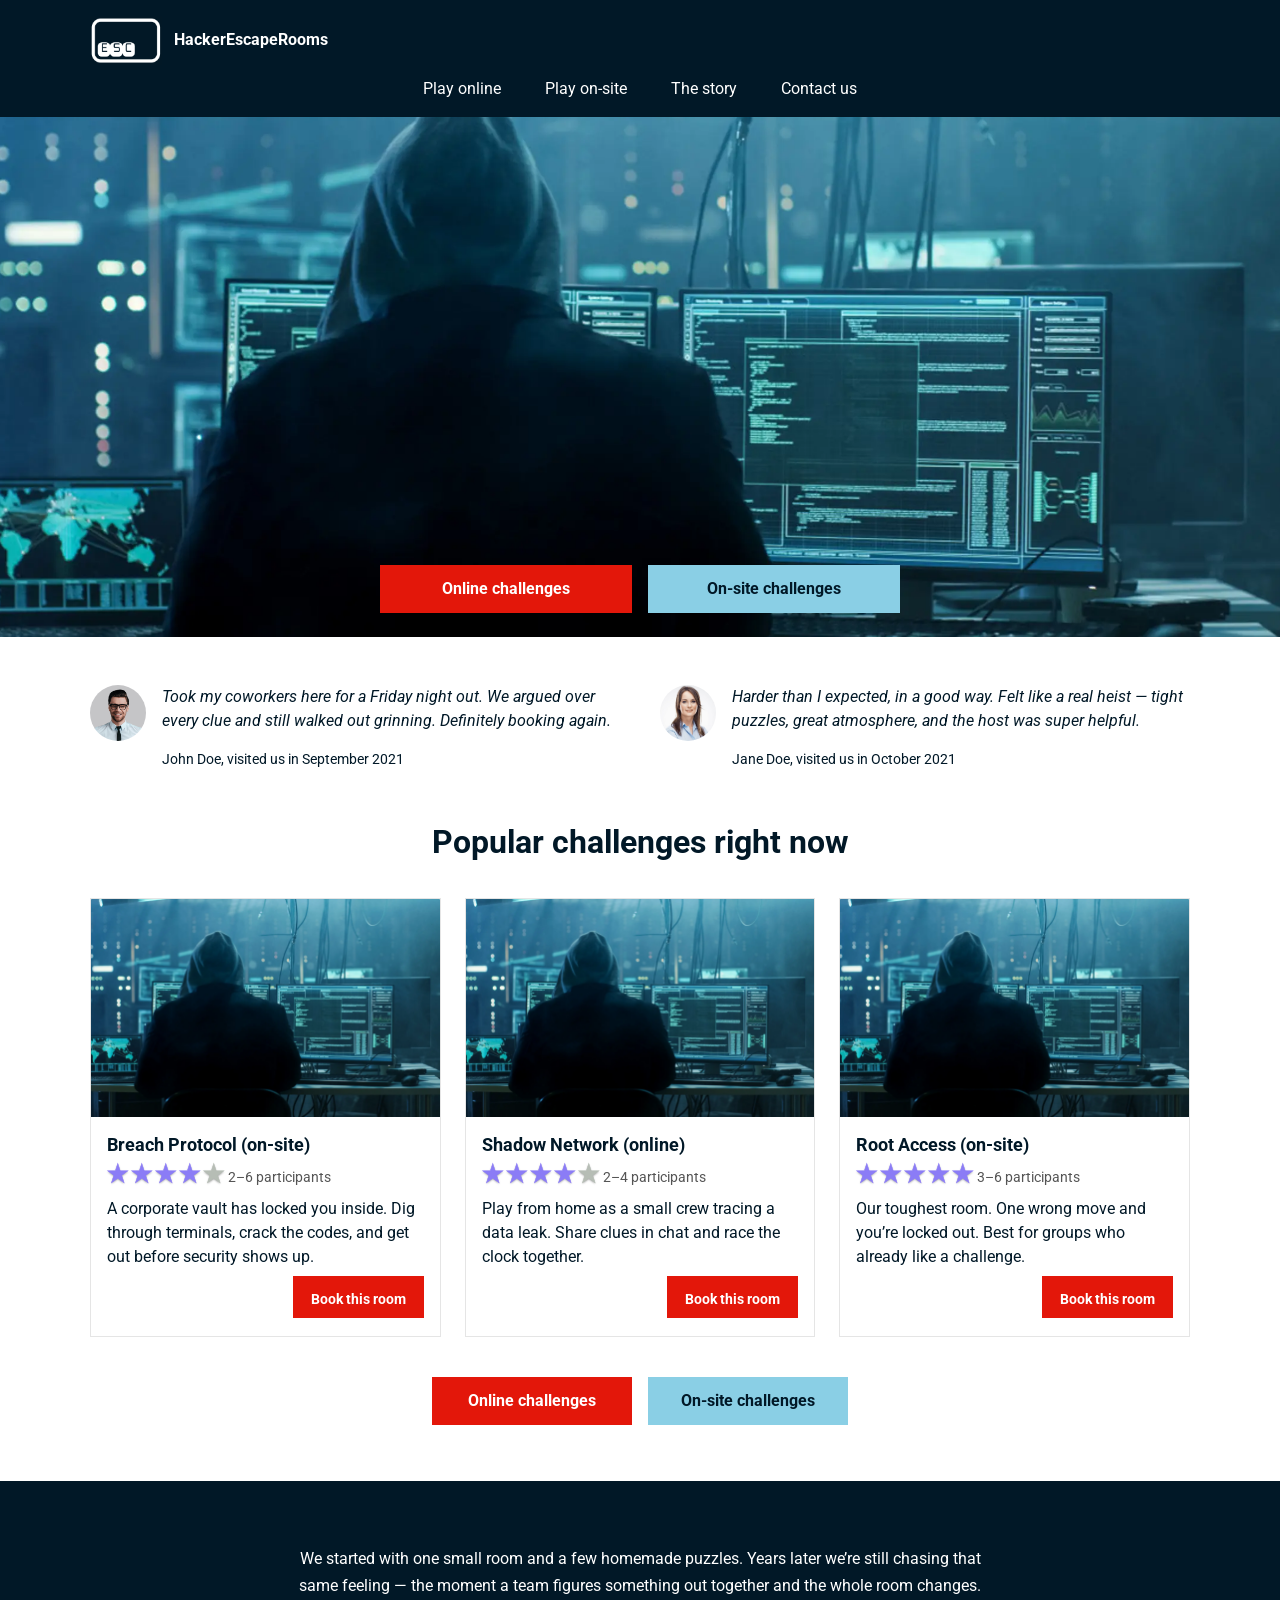
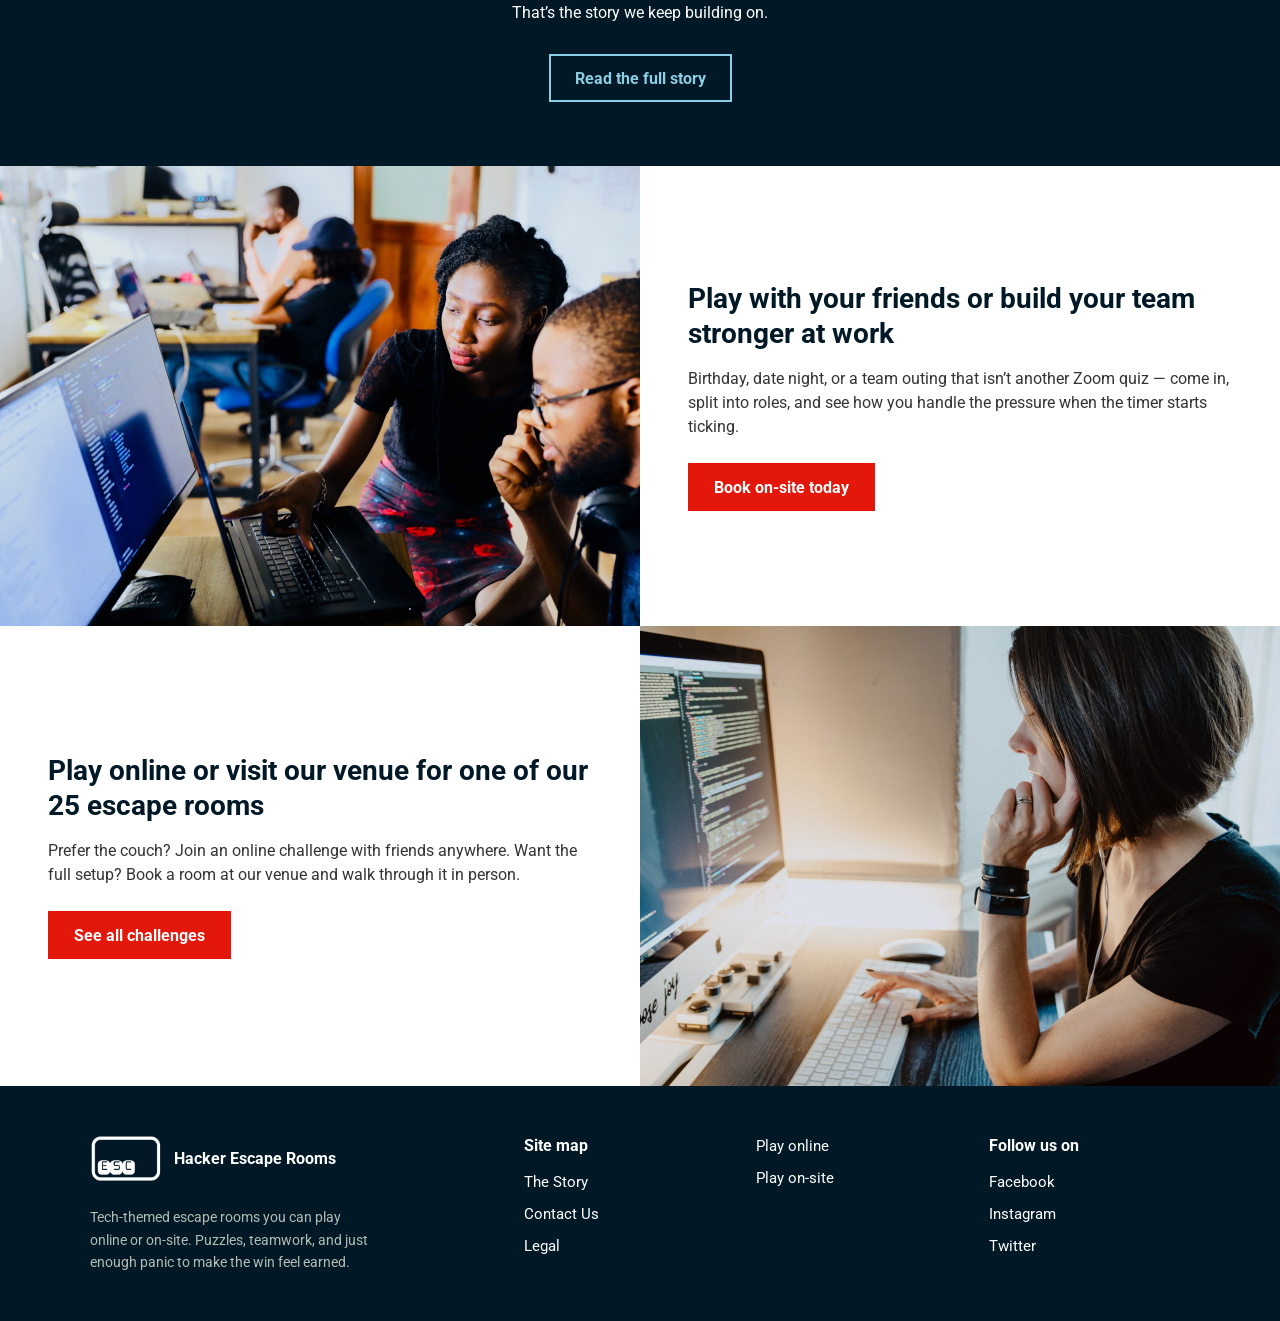
<file: index.html>
<!DOCTYPE html>
<html lang="en">
  <head>
    <meta charset="UTF-8" />
    <meta name="viewport" content="width=device-width, initial-scale=1.0" />
    <title>Hacker Escape Rooms</title>
    <!-- Roboto from the brand guide -->
    <link rel="preconnect" href="https://fonts.googleapis.com" />
    <link rel="preconnect" href="https://fonts.gstatic.com" crossorigin />
    <link
      href="https://fonts.googleapis.com/css2?family=Roboto:ital,wght@0,400;0,700;1,400&display=swap"
      rel="stylesheet"
    />
    <link rel="stylesheet" href="style.css" />
  </head>
  <body>
    <!-- top bar: logo + nav -->
    <header class="site-header">
      <div class="container header-inner">
        <a class="brand" href="#top" aria-label="Hacker Escape Rooms home">
          <img class="logo" src="assets/logo.png" alt="" width="72" height="40" />
          <!-- line breaks only show on small screens -->
          <span class="brand-name">Hacker<br class="brand-break" />Escape<br class="brand-break" />Rooms</span>
        </a>

        <button
          class="nav-toggle"
          type="button"
          aria-expanded="false"
          aria-controls="primary-nav"
          aria-label="Open menu"
        >
          <span class="nav-toggle-bar" aria-hidden="true"></span>
          <span class="nav-toggle-bar" aria-hidden="true"></span>
          <span class="nav-toggle-bar" aria-hidden="true"></span>
        </button>

        <nav id="primary-nav" class="primary-nav" aria-label="Primary">
          <ul>
            <li><a href="#play-online">Play online</a></li>
            <li><a href="#play-onsite">Play on-site</a></li>
            <li><a href="#story">The story</a></li>
            <li><a href="#contact">Contact us</a></li>
          </ul>
        </nav>
      </div>
    </header>

    <main id="top">
      <!-- big hero image + the two challenge buttons -->
      <section class="hero" aria-label="Featured">
        <img
          class="hero-media"
          src="assets/home-Image.png"
          alt="Person in a hoodie working at multiple monitors in a dimly lit room"
          width="1600"
          height="700"
        />
        <div class="hero-actions cta-pair">
          <a class="btn btn-primary cta-online" href="#play-online">Online challenges</a>
          <a class="btn btn-secondary cta-onsite" href="#play-onsite">On-site challenges</a>
        </div>
      </section>

      <!-- reviews from people who played -->
      <section class="testimonials" aria-label="Testimonials">
        <div class="container testimonials-grid">
          <figure class="testimonial">
            <img
              class="testimonial-avatar"
              src="assets/John-Doe.jpg"
              alt="Portrait of John Doe"
              width="56"
              height="56"
            />
            <blockquote>
              <p>
                Took my coworkers here for a Friday night out. We argued over every
                clue and still walked out grinning. Definitely booking again.
              </p>
            </blockquote>
            <figcaption>John Doe, visited us in September 2021</figcaption>
          </figure>

          <figure class="testimonial">
            <img
              class="testimonial-avatar"
              src="assets/Jane-Doe.jpg"
              alt="Portrait of Jane Doe"
              width="56"
              height="56"
            />
            <blockquote>
              <p>
                Harder than I expected, in a good way. Felt like a real heist —
                tight puzzles, great atmosphere, and the host was super helpful.
              </p>
            </blockquote>
            <figcaption>Jane Doe, visited us in October 2021</figcaption>
          </figure>
        </div>
      </section>

      <!-- room cards -->
      <section class="challenges" id="play-online" aria-labelledby="challenges-heading">
        <div class="container">
          <h2 id="challenges-heading">Popular challenges right now</h2>

          <ul class="challenge-grid">
            <li class="challenge-card">
              <img
                class="challenge-media"
                src="assets/challanges.png"
                alt=""
                width="640"
                height="400"
              />
              <div class="challenge-body">
                <h3>Breach Protocol (on-site)</h3>
                <div class="challenge-meta">
                  <span class="stars" aria-label="4 out of 5 stars">
                    <span class="star star-filled" aria-hidden="true">★</span>
                    <span class="star star-filled" aria-hidden="true">★</span>
                    <span class="star star-filled" aria-hidden="true">★</span>
                    <span class="star star-filled" aria-hidden="true">★</span>
                    <span class="star" aria-hidden="true">★</span>
                  </span>
                  <span class="participants">2–6 participants</span>
                </div>
                <p>
                  A corporate vault has locked you inside. Dig through terminals,
                  crack the codes, and get out before security shows up.
                </p>
                <a class="btn btn-primary btn-small" href="#contact">Book this room</a>
              </div>
            </li>

            <li class="challenge-card">
              <img
                class="challenge-media"
                src="assets/challanges.png"
                alt=""
                width="640"
                height="400"
              />
              <div class="challenge-body">
                <h3>Shadow Network (online)</h3>
                <div class="challenge-meta">
                  <span class="stars" aria-label="4 out of 5 stars">
                    <span class="star star-filled" aria-hidden="true">★</span>
                    <span class="star star-filled" aria-hidden="true">★</span>
                    <span class="star star-filled" aria-hidden="true">★</span>
                    <span class="star star-filled" aria-hidden="true">★</span>
                    <span class="star" aria-hidden="true">★</span>
                  </span>
                  <span class="participants">2–4 participants</span>
                </div>
                <p>
                  Play from home as a small crew tracing a data leak. Share clues
                  in chat and race the clock together.
                </p>
                <a class="btn btn-primary btn-small" href="#contact">Book this room</a>
              </div>
            </li>

            <li class="challenge-card">
              <img
                class="challenge-media"
                src="assets/challanges.png"
                alt=""
                width="640"
                height="400"
              />
              <div class="challenge-body">
                <h3>Root Access (on-site)</h3>
                <div class="challenge-meta">
                  <span class="stars" aria-label="5 out of 5 stars">
                    <span class="star star-filled" aria-hidden="true">★</span>
                    <span class="star star-filled" aria-hidden="true">★</span>
                    <span class="star star-filled" aria-hidden="true">★</span>
                    <span class="star star-filled" aria-hidden="true">★</span>
                    <span class="star star-filled" aria-hidden="true">★</span>
                  </span>
                  <span class="participants">3–6 participants</span>
                </div>
                <p>
                  Our toughest room. One wrong move and you’re locked out. Best
                  for groups who already like a challenge.
                </p>
                <a class="btn btn-primary btn-small" href="#contact">Book this room</a>
              </div>
            </li>
          </ul>

          <!-- same two buttons again under the cards -->
          <div class="challenges-actions cta-pair" id="play-onsite">
            <a class="btn btn-primary cta-online" href="#play-online">Online challenges</a>
            <a class="btn btn-secondary cta-onsite" href="#play-onsite">On-site challenges</a>
          </div>
        </div>
      </section>

      <!-- short about section -->
      <section class="story" id="story" aria-labelledby="story-heading">
        <div class="container story-inner">
          <h2 id="story-heading" class="visually-hidden">The story</h2>
          <p>
            We started with one small room and a few homemade puzzles. Years
            later we’re still chasing that same feeling — the moment a team
            figures something out together and the whole room changes. That’s
            the story we keep building on.
          </p>
          <a class="btn btn-outline" href="#story">Read the full story</a>
        </div>
      </section>

      <!-- image + text blocks (friends / online) -->
      <section class="feature-blocks" aria-label="Ways to play">
        <article class="feature feature--image-left">
          <img
            class="feature-media"
            src="assets/play-with-friends.png"
            alt="Two colleagues collaborating at a computer in an office"
            width="800"
            height="560"
          />
          <div class="feature-content">
            <h2>Play with your friends or build your team stronger at work</h2>
            <p>
              Birthday, date night, or a team outing that isn’t another Zoom
              quiz — come in, split into roles, and see how you handle the
              pressure when the timer starts ticking.
            </p>
            <a class="btn btn-primary" href="#play-onsite">Book on-site today</a>
          </div>
        </article>

        <article class="feature feature--image-right">
          <div class="feature-content">
            <h2>Play online or visit our venue for one of our 25 escape rooms</h2>
            <p>
              Prefer the couch? Join an online challenge with friends anywhere.
              Want the full setup? Book a room at our venue and walk through it
              in person.
            </p>
            <a class="btn btn-primary" href="all-challenges.html">See all challenges</a>
          </div>
          <img
            class="feature-media"
            src="assets/play-online.png"
            alt="Person working at a computer with code on the screen"
            width="800"
            height="560"
          />
        </article>
      </section>
    </main>

    <!-- footer links -->
    <footer class="site-footer" id="contact">
      <div class="container footer-grid">
        <div class="footer-brand">
          <a class="brand" href="#top" aria-label="Hacker Escape Rooms home">
            <img class="logo" src="assets/logo.png" alt="" width="72" height="40" />
            <span class="brand-name">Hacker Escape Rooms</span>
          </a>
          <p>
            Tech-themed escape rooms you can play online or on-site. Puzzles,
            teamwork, and just enough panic to make the win feel earned.
          </p>
        </div>

        <nav class="footer-nav" aria-label="Sitemap">
          <h2>Site map</h2>
          <ul>
            <li><a href="#story">The Story</a></li>
            <li><a href="#contact">Contact Us</a></li>
            <li><a href="#legal">Legal</a></li>
          </ul>
        </nav>

        <nav class="footer-nav" aria-label="Play options">
          <h2 class="visually-hidden">Play options</h2>
          <ul>
            <li><a href="#play-online">Play online</a></li>
            <li><a href="#play-onsite">Play on-site</a></li>
          </ul>
        </nav>

        <nav class="footer-nav" aria-label="Social media" id="legal">
          <h2>Follow us on</h2>
          <ul>
            <li><a href="#" rel="noopener noreferrer">Facebook</a></li>
            <li><a href="#" rel="noopener noreferrer">Instagram</a></li>
            <li><a href="#" rel="noopener noreferrer">Twitter</a></li>
          </ul>
        </nav>
      </div>
    </footer>

    <script src="script.js"></script>
    <script src="challenges.js"></script>
    <script src="challenge-card.js"></script>
    <script src="top-challenges.js"></script>
    <script src="contact-details.js"></script>
    <script src="booking.js"></script>
  </body>
</html>
</file>
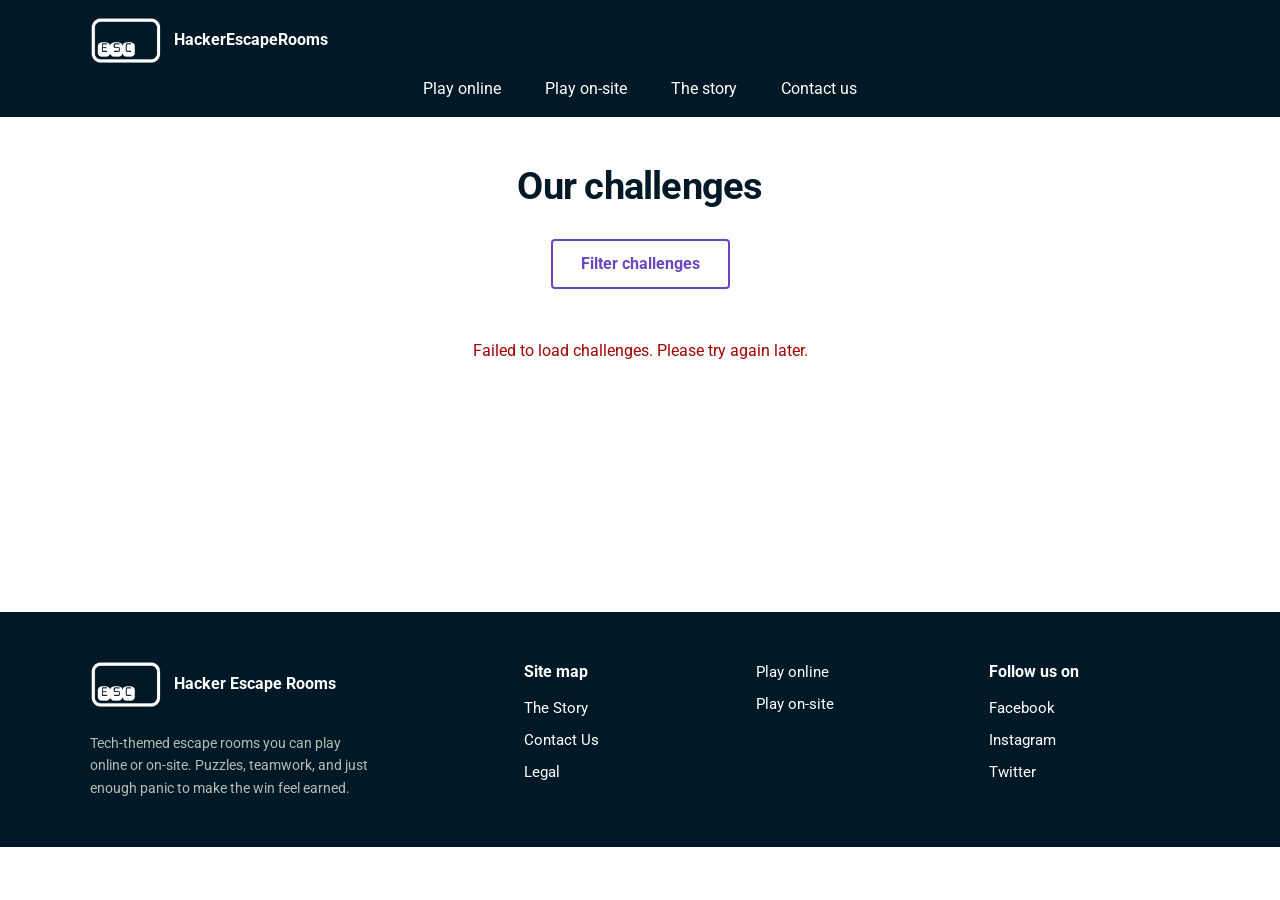
<file: all-challenges.html>
<!DOCTYPE html>
<html lang="en">
  <head>
    <meta charset="UTF-8" />
    <meta name="viewport" content="width=device-width, initial-scale=1.0" />
    <title>All challenges – Hacker Escape Rooms</title>
    <link rel="preconnect" href="https://fonts.googleapis.com" />
    <link rel="preconnect" href="https://fonts.gstatic.com" crossorigin />
    <link
      href="https://fonts.googleapis.com/css2?family=Roboto:ital,wght@0,400;0,700;1,400&display=swap"
      rel="stylesheet"
    />
    <link rel="stylesheet" href="style.css" />
    <link rel="stylesheet" href="all-challenges.css" />
  </head>
  <body>
    <!-- top bar: logo + nav -->
    <header class="site-header">
      <div class="container header-inner">
        <a class="brand" href="index.html" aria-label="Hacker Escape Rooms home">
          <img class="logo" src="assets/logo.png" alt="" width="72" height="40" />
          <span class="brand-name">Hacker<br class="brand-break" />Escape<br class="brand-break" />Rooms</span>
        </a>

        <button
          class="nav-toggle"
          type="button"
          aria-expanded="false"
          aria-controls="primary-nav"
          aria-label="Open menu"
        >
          <span class="nav-toggle-bar" aria-hidden="true"></span>
          <span class="nav-toggle-bar" aria-hidden="true"></span>
          <span class="nav-toggle-bar" aria-hidden="true"></span>
        </button>

        <nav id="primary-nav" class="primary-nav" aria-label="Primary">
          <ul>
            <li><a href="index.html#play-online">Play online</a></li>
            <li><a href="index.html#play-onsite">Play on-site</a></li>
            <li><a href="index.html#story">The story</a></li>
            <li><a href="index.html#contact">Contact us</a></li>
          </ul>
        </nav>
      </div>
    </header>

    <main id="top" class="all-challenges-main">
      <div class="container">
        <h1>Our challenges</h1>

        <button
          class="filter-button"
          type="button"
          aria-expanded="false"
          aria-controls="filter-container"
        >
          Filter challenges
        </button>

        <section id="filter-container" class="filter-container" aria-label="Challenge filters" hidden aria-hidden="true">
          <div class="filter-container-header">
            <h2 class="filter-container-title">Filter challenges</h2>
            <button class="filter-close-button" type="button" aria-label="Close filters">
              <span aria-hidden="true">&times;</span>
            </button>
          </div>

          <div class="filter-columns">
            <fieldset class="filter-type">
              <legend>By type</legend>
              <label class="filter-check">
                <input id="onlineFilter" type="checkbox" checked />
                Include online challenges
              </label>
              <label class="filter-check">
                <input id="onSiteFilter" type="checkbox" checked />
                Include on-site challenges
              </label>
            </fieldset>

            <fieldset class="filter-rating">
              <legend>By rating</legend>
              <div class="rating-range" role="group" aria-label="Rating range">
                <div id="minRating" class="rating-widget" aria-label="Minimum rating"></div>
                <span class="rating-to">to</span>
                <div id="maxRating" class="rating-widget" aria-label="Maximum rating"></div>
              </div>
            </fieldset>

            <fieldset class="filter-tags">
              <legend>By tags</legend>
              <div id="filter-tags" class="tag-list"></div>
            </fieldset>
          </div>

          <div class="filter-search">
            <label for="challenge-search">Or type to search for keyword</label>
            <input
              id="challenge-search"
              class="filter-search-input"
              type="search"
              placeholder="Start typing to filter"
            />
          </div>
        </section>

        <p id="all-challenges-status" class="status" aria-live="polite">
          Loading challenges…
        </p>
        <ul id="all-challenges-list" class="challenge-grid"></ul>
      </div>
    </main>

    <!-- footer links -->
    <footer class="site-footer" id="contact">
      <div class="container footer-grid">
        <div class="footer-brand">
          <a class="brand" href="index.html" aria-label="Hacker Escape Rooms home">
            <img class="logo" src="assets/logo.png" alt="" width="72" height="40" />
            <span class="brand-name">Hacker Escape Rooms</span>
          </a>
          <p>
            Tech-themed escape rooms you can play online or on-site. Puzzles,
            teamwork, and just enough panic to make the win feel earned.
          </p>
        </div>

        <nav class="footer-nav" aria-label="Sitemap">
          <h2>Site map</h2>
          <ul>
            <li><a href="index.html#story">The Story</a></li>
            <li><a href="index.html#contact">Contact Us</a></li>
            <li><a href="#legal">Legal</a></li>
          </ul>
        </nav>

        <nav class="footer-nav" aria-label="Play options">
          <h2 class="visually-hidden">Play options</h2>
          <ul>
            <li><a href="index.html#play-online">Play online</a></li>
            <li><a href="index.html#play-onsite">Play on-site</a></li>
          </ul>
        </nav>

        <nav class="footer-nav" aria-label="Social media" id="legal">
          <h2>Follow us on</h2>
          <ul>
            <li><a href="#" rel="noopener noreferrer">Facebook</a></li>
            <li><a href="#" rel="noopener noreferrer">Instagram</a></li>
            <li><a href="#" rel="noopener noreferrer">Twitter</a></li>
          </ul>
        </nav>
      </div>
    </footer>

    <script src="script.js"></script>
    <script src="tag-filter.js"></script>
    <script src="challenges.js"></script>
    <script src="challenge-card.js"></script>
    <script src="all-challenges.js"></script>
    <script src="contact-details.js"></script>
    <script src="booking.js"></script>
  </body>
</html>
</file>
<file: style.css>
/* colors from the brand guide */
:root {
  --color-red: #e3170a;
  --color-navy: #011827;
  --color-gray: #b6bdb5;
  --color-steel: #36769d;
  --color-sky: #8acfe5;
  --color-white: #ffffff;
  --color-text: #011827;
  --font-family: "Roboto", sans-serif;
  --container-width: 1100px;
  --header-height: 72px;
}

*,
*::before,
*::after {
  box-sizing: border-box;
}

html {
  scroll-behavior: smooth;
}

body {
  margin: 0;
  font-family: var(--font-family);
  font-weight: 400;
  font-size: 16px;
  line-height: 1.5;
  color: var(--color-text);
  background: var(--color-white);
}

img {
  max-width: 100%;
  display: block;
}

a {
  color: inherit;
  text-decoration: none;
}

ul {
  margin: 0;
  padding: 0;
  list-style: none;
}

h1,
h2,
h3,
p,
blockquote,
figure {
  margin: 0;
}

/* hide text visually but keep it for screen readers */
.visually-hidden {
  position: absolute;
  width: 1px;
  height: 1px;
  padding: 0;
  margin: -1px;
  overflow: hidden;
  clip: rect(0, 0, 0, 0);
  white-space: nowrap;
  border: 0;
}

/* keeps content from stretching too wide on big monitors */
.container {
  width: min(100% - 2rem, var(--container-width));
  margin-inline: auto;
}

/* leftover placeholder style, in case we need it again */
.img-placeholder {
  background-color: var(--color-steel);
  background-image: repeating-linear-gradient(
    -45deg,
    rgba(1, 24, 39, 0.18),
    rgba(1, 24, 39, 0.18) 12px,
    rgba(138, 207, 229, 0.25) 12px,
    rgba(138, 207, 229, 0.25) 24px
  );
}

/* button styles (red / blue / outline) */
.btn {
  display: inline-flex;
  align-items: center;
  justify-content: center;
  min-height: 48px;
  padding: 0.75rem 1.5rem;
  border: 2px solid transparent;
  border-radius: 0;
  font-family: inherit;
  font-size: 1rem;
  font-weight: 700;
  line-height: 1.2;
  text-align: center;
  cursor: pointer;
}

.btn-primary {
  background: var(--color-red);
  color: var(--color-white);
  border-color: var(--color-red);
}

.btn-secondary {
  background: var(--color-sky);
  color: var(--color-navy);
  border-color: var(--color-sky);
}

.btn-outline {
  background: transparent;
  color: var(--color-sky);
  border-color: var(--color-sky);
}

.btn-small {
  min-height: 40px;
  padding: 0.5rem 1rem;
  font-size: 0.875rem;
}

/* Logo */
.logo {
  display: block;
  width: 72px;
  height: auto;
  flex-shrink: 0;
}

.brand {
  display: inline-flex;
  align-items: center;
  gap: 0.75rem;
  color: var(--color-white);
}

.brand-name {
  font-size: 1rem;
  font-weight: 700;
  white-space: nowrap;
}

/* header — logo on top, nav centered underneath */
.site-header {
  position: sticky;
  top: 0;
  z-index: 100;
  background: var(--color-navy);
  color: var(--color-white);
}

.header-inner {
  display: flex;
  flex-direction: column;
  align-items: flex-start;
  gap: 0.75rem;
  padding-block: 1rem;
  min-height: var(--header-height);
}

.primary-nav {
  width: 100%;
}

.primary-nav ul {
  display: flex;
  flex-wrap: wrap;
  justify-content: center;
  gap: 2.75rem; /* space between the nav links */
}

.primary-nav a {
  font-weight: 400;
}

.primary-nav a:hover,
.primary-nav a:focus-visible,
.footer-nav a:hover,
.footer-nav a:focus-visible,
.brand:hover,
.brand:focus-visible {
  text-decoration: underline;
  outline: none;
}

.nav-toggle {
  display: none;
  position: relative;
  flex-shrink: 0;
  width: 44px;
  height: 44px;
  padding: 0;
  border: 0;
  background: transparent;
  cursor: pointer;
  z-index: 110;
}

.nav-toggle-bar {
  position: absolute;
  left: 50%;
  display: block;
  width: 22px;
  height: 2px;
  margin-left: -11px;
  background: var(--color-white);
  border-radius: 1px;
  transition:
    transform 0.3s ease,
    opacity 0.3s ease,
    top 0.3s ease;
}

.nav-toggle-bar:nth-child(1) {
  top: 14px;
}

.nav-toggle-bar:nth-child(2) {
  top: 21px;
}

.nav-toggle-bar:nth-child(3) {
  top: 28px;
}

/* hamburger bars morph into an X when the menu is open */
.nav-toggle[aria-expanded="true"] .nav-toggle-bar:nth-child(1) {
  top: 21px;
  transform: rotate(45deg);
}

.nav-toggle[aria-expanded="true"] .nav-toggle-bar:nth-child(2) {
  opacity: 0;
  transform: scaleX(0);
}

.nav-toggle[aria-expanded="true"] .nav-toggle-bar:nth-child(3) {
  top: 21px;
  transform: rotate(-45deg);
}

/* lock page scroll while the mobile menu covers the screen */
body.nav-open {
  overflow: hidden;
}

/* hero — buttons sit on top of the image on desktop */
.hero {
  position: relative;
  background: var(--color-navy);
}

.hero-media {
  display: block;
  width: 100%;
  height: clamp(280px, 52vw, 520px);
  object-fit: cover;
  object-position: center;
}

.hero-actions {
  position: absolute;
  left: 50%;
  bottom: 1.5rem;
  display: flex;
  flex-wrap: wrap;
  justify-content: center;
  gap: 1rem;
  width: min(100% - 2rem, 520px);
  transform: translateX(-50%);
}

.hero-actions .btn {
  flex: 1 1 200px;
}

/* customer quotes */
.testimonials {
  padding: 3rem 0 2rem;
  background: var(--color-white);
}

.testimonials-grid {
  display: grid;
  grid-template-columns: repeat(2, minmax(0, 1fr));
  gap: 2.5rem;
}

.testimonial {
  display: grid;
  grid-template-columns: auto 1fr;
  column-gap: 1rem;
  row-gap: 0.5rem;
  align-items: start;
}

.testimonial-avatar {
  display: block;
  width: 56px;
  height: 56px;
  border-radius: 50%;
  object-fit: cover;
  object-position: center;
}

.testimonial blockquote {
  grid-column: 2;
  font-style: italic;
  color: var(--color-text);
}

.testimonial figcaption {
  grid-column: 2;
  font-size: 0.875rem;
  color: var(--color-text);
}

/* popular rooms */
.challenges {
  padding: 1rem 0 3.5rem;
  background: var(--color-white);
}

.challenges h2 {
  margin-bottom: 2rem;
  font-size: clamp(1.5rem, 2.5vw, 2rem);
  font-weight: 700;
  text-align: center;
}

.challenge-grid {
  display: grid;
  grid-template-columns: repeat(3, minmax(0, 1fr));
  gap: 1.5rem;
}

.challenge-card {
  position: relative;
  display: flex;
  flex-direction: column;
  border: 1px solid #e5e5e5;
  background: var(--color-white);
  overflow: hidden;
}

/* image up top, stars on the bottom left of it */
.challenge-media-wrap {
  position: relative;
  overflow: hidden;
}

.challenge-media {
  display: block;
  aspect-ratio: 16 / 10;
  width: 100%;
  height: auto;
  object-fit: cover;
  object-position: center;
}

.challenge-type-icon {
  position: absolute;
  top: 0.5rem;
  right: 0.5rem;
  display: grid;
  place-items: center;
  width: 2.25rem;
  height: 2.25rem;
  border-radius: 4px;
  background: rgba(1, 24, 39, 0.55);
  color: var(--color-white);
}

.challenge-media-wrap .stars {
  position: absolute;
  left: 0.75rem;
  bottom: 0.55rem;
  z-index: 1;
}

.challenge-body {
  display: flex;
  flex: 1;
  flex-direction: column;
  gap: 0.45rem;
  padding: 1rem 1rem 1.1rem;
}

.challenge-body h3 {
  margin: 0;
  font-size: 1.125rem;
  font-weight: 700;
  line-height: 1.3;
}

.stars {
  display: inline-flex;
  gap: 3px;
  color: var(--color-gray);
  letter-spacing: 0;
  font-size: 1.45rem;
  line-height: 1;
  font-weight: 700;
  -webkit-text-stroke: 0.5px currentColor;
  text-shadow: 0 1px 2px rgba(0, 0, 0, 0.35);
}

.star-filled {
  color: #8b7cf6;
}

/* half filled star */
.star-half {
  background: linear-gradient(90deg, #8b7cf6 50%, var(--color-gray) 50%);
  -webkit-background-clip: text;
  background-clip: text;
  color: transparent;
}

.participants {
  margin: 0;
  color: #555;
  font-size: 0.875rem;
}

.challenge-description {
  flex: 1;
  margin: 0.15rem 0 0;
  font-size: 0.9375rem;
  line-height: 1.45;
  color: #444;
}

.challenge-body .btn {
  align-self: flex-end;
  margin-top: auto;
  padding-top: 0.85rem;
}

.challenges-actions {
  display: flex;
  flex-wrap: wrap;
  justify-content: center;
  gap: 1rem;
  margin-top: 2.5rem;
}

.challenges-actions .btn {
  min-width: 200px;
}

/* dark "our story" band */
.story {
  padding: 4rem 0;
  background: var(--color-navy);
  color: var(--color-white);
  text-align: center;
}

.story-inner {
  max-width: 720px;
}

.story p {
  margin-bottom: 1.75rem;
  font-size: 1rem;
  line-height: 1.7;
}

/* alternating image / text sections */
.feature {
  display: grid;
  grid-template-columns: repeat(2, minmax(0, 1fr));
  min-height: 360px;
  background: var(--color-white);
}

.feature-media {
  display: block;
  width: 100%;
  min-height: 280px;
  height: 100%;
  object-fit: cover;
  object-position: center;
}

.feature-content {
  display: flex;
  flex-direction: column;
  justify-content: center;
  gap: 1rem;
  padding: clamp(1.5rem, 4vw, 3rem);
}

.feature-content h2 {
  font-size: clamp(1.35rem, 2.2vw, 1.75rem);
  font-weight: 700;
  line-height: 1.25;
}

.feature-content p {
  color: #333;
}

.feature-content .btn {
  align-self: flex-start;
  margin-top: 0.5rem;
}

/* page footer */
.site-footer {
  padding: 3rem 0;
  background: var(--color-navy);
  color: var(--color-white);
}

.footer-grid {
  display: grid;
  grid-template-columns: 2fr 1fr 1fr 1fr;
  gap: 2rem;
  align-items: start;
}

.footer-brand p {
  max-width: 280px;
  margin-top: 1rem;
  font-size: 0.875rem;
  line-height: 1.6;
  color: var(--color-gray);
}

.footer-nav h2 {
  margin-bottom: 0.75rem;
  font-size: 1rem;
  font-weight: 700;
}

.footer-nav ul {
  display: grid;
  gap: 0.5rem;
}

.footer-nav a {
  font-size: 0.9375rem;
}

/* keyboard focus outline */
a:focus-visible,
.btn:focus-visible,
.nav-toggle:focus-visible {
  outline: 2px solid var(--color-sky);
  outline-offset: 3px;
}

.booking-popup {
  box-sizing: border-box;
  width: min(94vw, 560px);
  max-width: 560px;
  border: 0;
  border-radius: 12px;
  padding: 2.25rem 2.25rem 2rem;
  color: var(--color-navy);
  box-shadow: 0 18px 48px rgba(1, 24, 39, 0.28);
  opacity: 0;
  transform: translateY(12px) scale(0.96);
  transition:
    opacity 0.28s cubic-bezier(0.22, 1, 0.36, 1),
    transform 0.28s cubic-bezier(0.22, 1, 0.36, 1);
}

.booking-popup[open] {
  opacity: 1;
  transform: translateY(0) scale(1);
}

.booking-popup::backdrop {
  background: rgba(1, 24, 39, 0.65);
  animation: booking-backdrop-in 0.28s ease both;
}

@keyframes booking-backdrop-in {
  from {
    opacity: 0;
  }
  to {
    opacity: 1;
  }
}

.booking-popup h2,
.booking-step-title {
  margin: 0 2rem 1rem 0;
  font-size: clamp(1.2rem, 2.4vw, 1.5rem);
  font-weight: 700;
  line-height: 1.35;
  overflow-wrap: anywhere;
  word-break: break-word;
}

.booking-popup-room {
  margin: 0;
}

.booking-popup-close {
  position: absolute;
  top: 0.55rem;
  right: 0.7rem;
  width: 2.25rem;
  height: 2.25rem;
  border: 0;
  border-radius: 50%;
  background: transparent;
  color: var(--color-navy);
  font-size: 1.75rem;
  line-height: 1;
  cursor: pointer;
  transition: background-color 0.2s ease, transform 0.2s ease;
}

.booking-popup-close:hover,
.booking-popup-close:focus-visible {
  background: #f1f5f9;
  transform: rotate(90deg);
}

.booking-step {
  animation: booking-step-in 0.3s cubic-bezier(0.22, 1, 0.36, 1) both;
}

@keyframes booking-step-in {
  from {
    opacity: 0;
    transform: translateY(8px);
  }
  to {
    opacity: 1;
    transform: translateY(0);
  }
}

@media (prefers-reduced-motion: reduce) {
  .booking-popup,
  .booking-popup::backdrop,
  .booking-step,
  .booking-popup-close {
    animation: none !important;
    transition: none !important;
  }

  .booking-popup {
    opacity: 1;
    transform: none;
  }
}

/* booking form fields */
.booking-form {
  display: flex;
  flex-direction: column;
  gap: 1rem;
  margin-top: 0.5rem;
  width: 100%;
}

.contact-field {
  display: flex;
  flex-direction: column;
  gap: 0.4rem;
  width: 100%;
}

.contact-field label {
  font-size: 0.95rem;
  font-weight: 700;
}

.contact-field input,
.contact-field select {
  box-sizing: border-box;
  width: 100%;
  max-width: none;
  min-height: 48px;
  padding: 0.7rem 0.85rem;
  border: 2px solid var(--color-gray);
  font: inherit;
  background: var(--color-white);
}

.contact-field input:focus,
.contact-field select:focus {
  border-color: var(--color-steel);
  outline: none;
}

.contact-field input[aria-invalid="true"] {
  border-color: #a40000;
}

.booking-step[hidden] {
  display: none !important;
}

.booking-step-thanks:not([hidden]) {
  display: flex;
  flex-direction: column;
  align-items: center;
  justify-content: center;
  gap: 1rem;
  padding: 2rem 1rem 1.5rem;
  text-align: center;
}

.booking-thanks-icon {
  display: grid;
  place-items: center;
}

.booking-thanks-title {
  margin: 0 !important;
  font-size: 2rem !important;
  font-weight: 700;
  color: var(--color-navy);
  line-height: 1.2;
}

.booking-thanks-text {
  margin: 0;
  max-width: 20rem;
  color: #64748b;
  font-size: 0.95rem;
  line-height: 1.5;
}

.booking-back-link {
  margin-top: 0.5rem;
  border: 0;
  background: transparent;
  color: #6b46c1;
  font: inherit;
  font-size: 1rem;
  font-weight: 700;
  text-decoration: underline;
  text-underline-offset: 3px;
  cursor: pointer;
}

.booking-back-link:hover,
.booking-back-link:focus-visible {
  color: #553c9a;
  outline: none;
}

.booking-form .field-error[hidden] {
  display: none;
}

.field-error {
  margin: 0;
  color: #a40000;
  font-size: 0.875rem;
}

.field-error:empty {
  display: none;
}

.booking-form button[type="submit"] {
  align-self: flex-end;
  margin-top: 1rem;
}

/* brand name wraps on phones only */
.brand-break {
  display: none;
}

/* ----- smaller screens ----- */
@media (max-width: 960px) {
  .challenge-grid {
    grid-template-columns: repeat(2, minmax(0, 1fr));
  }

  .footer-grid {
    grid-template-columns: 1fr 1fr;
  }
}

/* phone layout */
@media (max-width: 768px) {
  .container {
    width: min(100% - 1.5rem, var(--container-width));
  }

  .header-inner {
    position: relative;
    flex-direction: row;
    align-items: center;
    justify-content: space-between;
    gap: 1rem;
    min-height: 64px;
    padding-block: 0.85rem;
  }

  .brand {
    position: relative;
    z-index: 1;
    gap: 0.65rem;
  }

  .logo {
    width: 56px;
  }

  .brand-name {
    font-size: 1rem;
    line-height: 1.15;
    white-space: normal;
  }

  .brand-break {
    display: inline;
  }

  /* hamburger visible on small screens only */
  .nav-toggle {
    display: block;
  }

  /* keep the X sitting in the panel’s top-right when the menu is open */
  body.nav-open .nav-toggle {
    position: fixed;
    top: 1rem;
    right: 1rem;
  }

  /*
    header creates a stacking context (sticky + z-index),
    so lift it above the wash while the menu is open.
    clear the header fill so the top gap shows the washed page
    instead of blending into the navy menu panel
  */
  body.nav-open .site-header {
    z-index: 110;
    background: transparent;
  }

  body.nav-open .brand {
    visibility: hidden;
    pointer-events: none;
  }

  /* soft white wash over the page so the edges look faded behind the menu */
  body::before {
    content: "";
    position: fixed;
    inset: 0;
    z-index: 105;
    background: rgba(255, 255, 255, 0.55);
    opacity: 0;
    visibility: hidden;
    pointer-events: none;
    transition:
      opacity 0.55s ease,
      visibility 0.55s ease;
  }

  body.nav-open::before {
    opacity: 1;
    visibility: visible;
  }

  /*
    inset overlay menu — page peeks around the edges,
    stays in the DOM so open/close can animate smoothly
  */
  .primary-nav {
    position: fixed;
    inset: 0.85rem;
    z-index: 1;
    display: flex;
    align-items: center;
    justify-content: center;
    width: auto;
    height: auto;
    background: var(--color-navy);
    opacity: 0;
    visibility: hidden;
    pointer-events: none;
    transition:
      opacity 0.55s ease,
      visibility 0.55s ease;
  }

  .primary-nav.is-open {
    opacity: 1;
    visibility: visible;
    pointer-events: auto;
  }

  .primary-nav ul {
    flex-direction: column;
    flex-wrap: nowrap;
    align-items: center;
    justify-content: center;
    gap: 4.50rem;
  }

  .primary-nav li {
    opacity: 0;
    transform: translateY(0.75rem);
    transition:
      opacity 0.5s ease,
      transform 0.5s ease;
  }

  .primary-nav.is-open li {
    opacity: 1;
    transform: translateY(0);
  }

  .primary-nav.is-open li:nth-child(1) {
    transition-delay: 0.12s;
  }

  .primary-nav.is-open li:nth-child(2) {
    transition-delay: 0.2s;
  }

  .primary-nav.is-open li:nth-child(3) {
    transition-delay: 0.28s;
  }

  .primary-nav.is-open li:nth-child(4) {
    transition-delay: 0.36s;
  }

  .primary-nav a {
    font-size: 1.875rem;
    font-weight: 700;
    line-height: 1.2;
    color: var(--color-white);
  }

  @media (prefers-reduced-motion: reduce) {
    .primary-nav,
    .primary-nav li,
    .nav-toggle-bar,
    body::before {
      transition: none;
    }

    .primary-nav.is-open li {
      transition-delay: 0s;
    }
  }

  /* on phones the buttons go under the image instead of on top */
  .hero {
    background: var(--color-white);
  }

  .hero-media {
    height: clamp(220px, 58vw, 360px);
  }

  .hero-actions {
    position: static;
    left: auto;
    bottom: auto;
    transform: none;
    width: min(100% - 2.5rem, 320px);
    margin: 1.25rem auto 0.5rem;
    flex-direction: column;
    gap: 0.75rem;
  }

  .hero-actions .btn {
    flex: none;
  }

  /* blue button on top, online as a plain link underneath */
  .cta-pair {
    display: flex;
    flex-direction: column;
    align-items: center;
    gap: 0.75rem;
  }

  .cta-pair .cta-onsite {
    order: 1;
    width: 100%;
    max-width: 280px;
    border-radius: 0;
    font-weight: 700;
  }

  .cta-pair .cta-online {
    order: 2;
    width: auto;
    min-height: auto;
    padding: 0.25rem 0.5rem;
    border: 0;
    background: transparent;
    color: var(--color-steel);
    font-weight: 400;
    font-size: 1rem;
  }

  .cta-pair .cta-online:hover,
  .cta-pair .cta-online:focus-visible {
    text-decoration: underline;
  }

  /* only show one review on small screens */
  .testimonials {
    padding: 2.5rem 0 2rem;
  }

  .testimonials-grid {
    grid-template-columns: 1fr;
    max-width: 320px;
    margin-inline: auto;
  }

  .testimonial:nth-child(2) {
    display: none;
  }

  .testimonial {
    display: flex;
    flex-direction: column;
    align-items: center;
    text-align: center;
    gap: 0.85rem;
  }

  .testimonial-avatar {
    width: 64px;
    height: 64px;
  }

  .testimonial blockquote,
  .testimonial figcaption {
    grid-column: auto;
  }

  .testimonial blockquote {
    font-size: 0.95rem;
    line-height: 1.55;
  }

  .testimonial figcaption {
    font-size: 0.8125rem;
  }

  /* swipe sideways through the room cards */
  .challenges {
    padding: 0.5rem 0 2.5rem;
    overflow: hidden;
  }

  .challenges .container {
    width: 100%;
    padding-inline: 1.25rem;
  }

  .challenges h2 {
    margin-bottom: 1.25rem;
    font-size: 1.35rem;
    text-align: left;
  }

  .challenge-grid {
    display: flex;
    gap: 1rem;
    overflow-x: auto;
    scroll-snap-type: x mandatory;
    padding-bottom: 0.5rem;
    margin-inline: -1.25rem;
    padding-inline: 1.25rem;
    -webkit-overflow-scrolling: touch;
    scrollbar-width: none;
  }

  .challenge-grid::-webkit-scrollbar {
    display: none;
  }

  .challenge-card {
    flex: 0 0 min(82%, 300px);
    scroll-snap-align: start;
    border: 0;
    border-radius: 8px;
    box-shadow: 0 4px 16px rgba(1, 24, 39, 0.12);
    overflow: hidden;
  }

  .challenge-media {
    aspect-ratio: 16 / 11;
  }

  .challenges-actions {
    width: min(100%, 280px);
    margin: 2rem auto 0;
  }

  .challenges-actions .btn {
    min-width: 0;
  }

  .story {
    padding: 3rem 1.25rem;
  }

  .story p {
    font-size: 0.95rem;
  }

  .feature {
    grid-template-columns: 1fr;
    min-height: 0;
  }

  .feature--image-right .feature-media {
    order: -1;
  }

  .feature-media {
    min-height: 220px;
    aspect-ratio: 16 / 10;
    height: auto;
  }

  .feature-content {
    padding: 1.5rem 1.25rem 2rem;
    gap: 0.85rem;
  }

  .feature-content h2 {
    font-size: 1.25rem;
  }

  .feature-content .btn {
    align-self: stretch;
    width: 100%;
  }

  .site-footer {
    padding: 2.5rem 0;
  }

  .footer-grid {
    grid-template-columns: 1fr;
    gap: 1.75rem;
  }

  .footer-brand .brand-name {
    white-space: nowrap;
  }

  .footer-brand .brand-break {
    display: none;
  }

  .footer-brand p {
    max-width: none;
    color: var(--color-white);
  }

  .footer-nav h2 {
    margin-bottom: 0.5rem;
  }
}
</file>
<file: all-challenges.css>
/* styles for the all challenges page */

:root {
  --ac-accent: #6b46c1;
  --ac-accent-soft: #7c5cbf;
  --ac-card-radius: 10px;
  --ac-ease: cubic-bezier(0.22, 1, 0.36, 1);
}

body:has(.all-challenges-main) {
  background: #ffffff;
}

.all-challenges-main {
  padding: 2.5rem 0 4rem;
  min-height: 55vh;
  background: #ffffff;
}

.all-challenges-main .container {
  animation: ac-fade-up 0.55s var(--ac-ease) both;
}

.all-challenges-main h1 {
  margin: 0 0 1.5rem;
  font-size: clamp(1.85rem, 3.2vw, 2.4rem);
  font-weight: 700;
  text-align: center;
  color: var(--color-navy);
  letter-spacing: -0.02em;
}

/* filter button */

.filter-button {
  display: block;
  margin: 0 auto 2rem;
  padding: 0.7rem 1.75rem;
  font: inherit;
  font-size: 1rem;
  font-weight: 700;
  background: transparent;
  color: var(--ac-accent);
  border: 2px solid var(--ac-accent);
  border-radius: 4px;
  cursor: pointer;
  transition:
    background-color 0.25s var(--ac-ease),
    color 0.25s var(--ac-ease),
    transform 0.25s var(--ac-ease),
    box-shadow 0.25s var(--ac-ease),
    opacity 0.3s var(--ac-ease);
}

.filter-button:hover,
.filter-button:focus-visible {
  background: var(--ac-accent);
  color: #ffffff;
  transform: translateY(-1px);
  box-shadow: 0 8px 20px rgba(107, 70, 193, 0.25);
}

.filter-button.is-hidden {
  opacity: 0;
  pointer-events: none;
  transform: translateY(-6px);
  margin-bottom: 0;
  max-height: 0;
  padding-top: 0;
  padding-bottom: 0;
  border-width: 0;
  overflow: hidden;
}

/* filter panel */

.filter-container {
  box-sizing: border-box;
  display: block;
  width: 100%;
  margin: 0;
  padding: 0;
  max-height: 0;
  opacity: 0;
  overflow: hidden;
  border: 1px solid transparent;
  border-radius: 12px;
  background: #ffffff;
  color: var(--color-navy);
  box-shadow: none;
  transform: translateY(-8px);
  transition:
    max-height 0.45s var(--ac-ease),
    opacity 0.35s var(--ac-ease),
    transform 0.35s var(--ac-ease),
    padding 0.35s var(--ac-ease),
    border-color 0.35s var(--ac-ease),
    box-shadow 0.35s var(--ac-ease),
    margin 0.35s var(--ac-ease);
}

.filter-container.is-open {
  max-height: 720px;
  opacity: 1;
  margin-bottom: 2.25rem;
  padding: 1.35rem 1.6rem 1.6rem;
  border-color: #d7dde5;
  box-shadow: 0 12px 32px rgba(1, 24, 39, 0.08);
  transform: translateY(0);
}

/* stay in the layout during the open/close animation */
.filter-container[hidden] {
  display: block !important;
}

.filter-container-header {
  display: flex;
  align-items: center;
  justify-content: space-between;
  gap: 1rem;
  margin-bottom: 1.35rem;
}

.filter-container-title {
  margin: 0;
  font-size: 1.2rem;
  font-weight: 700;
}

.filter-close-button {
  display: grid;
  place-items: center;
  width: 2.25rem;
  height: 2.25rem;
  padding: 0;
  border: 0;
  border-radius: 50%;
  background: transparent;
  color: #334155;
  font-size: 1.75rem;
  line-height: 1;
  cursor: pointer;
  transition: background-color 0.2s ease, color 0.2s ease, transform 0.2s ease;
}

.filter-close-button:hover,
.filter-close-button:focus-visible {
  background: #f1f5f9;
  color: var(--color-navy);
  transform: rotate(90deg);
}

.filter-columns {
  display: grid;
  grid-template-columns: repeat(3, minmax(0, 1fr));
  gap: 1.75rem 2.25rem;
  margin-bottom: 1.75rem;
}

.filter-type,
.filter-rating,
.filter-tags {
  margin: 0;
  padding: 0;
  border: 0;
  min-width: 0;
}

.filter-type legend,
.filter-rating legend,
.filter-tags legend {
  margin-bottom: 0.85rem;
  padding: 0;
  font-size: 0.95rem;
  font-weight: 700;
}

.filter-check {
  display: flex;
  align-items: center;
  gap: 0.55rem;
  margin-bottom: 0.65rem;
  font-size: 0.95rem;
  cursor: pointer;
  transition: color 0.2s ease;
}

.filter-check:hover {
  color: var(--ac-accent);
}

.filter-check input {
  width: 1.05rem;
  height: 1.05rem;
  accent-color: var(--ac-accent);
  cursor: pointer;
}

/* min stars "to" max stars */
.rating-range {
  display: flex;
  flex-wrap: wrap;
  align-items: center;
  gap: 0.65rem 0.85rem;
}

.rating-to {
  font-size: 0.95rem;
  font-weight: 400;
  color: var(--color-navy);
}

.rating-widget {
  display: inline-flex;
  align-items: center;
  gap: 0.2rem;
}

.rating-widget img {
  width: 20px;
  height: 20px;
  transition: transform 0.18s var(--ac-ease);
}

.rating-widget img:hover {
  transform: scale(1.15);
}

.tag-list {
  display: flex;
  flex-wrap: wrap;
  gap: 0.45rem;
}

.tag {
  min-height: 34px;
  padding: 0.3rem 0.9rem;
  border: 1.5px solid #94a3b8;
  border-radius: 999px;
  background: transparent;
  color: var(--color-navy);
  font: inherit;
  font-size: 0.85rem;
  line-height: 1.2;
  cursor: pointer;
  transition:
    background-color 0.22s ease,
    border-color 0.22s ease,
    color 0.22s ease,
    transform 0.22s var(--ac-ease),
    box-shadow 0.22s ease;
}

.tag:hover {
  transform: translateY(-1px);
  border-color: var(--color-navy);
  box-shadow: 0 4px 10px rgba(1, 24, 39, 0.08);
}

/* active tag */
.tag[aria-pressed="true"] {
  background: #e2e8f0;
  border-color: #e2e8f0;
  color: var(--color-navy);
}

.tag:focus-visible {
  outline: 2px solid var(--ac-accent);
  outline-offset: 2px;
}

/* search, centered under the filters */
.filter-search {
  display: flex;
  flex-direction: column;
  align-items: center;
  gap: 0.55rem;
  width: 100%;
  margin-inline: auto;
  text-align: center;
}

.filter-search label {
  font-size: 0.95rem;
  font-weight: 700;
  color: var(--color-navy);
}

.filter-search-input {
  box-sizing: border-box;
  width: min(100%, 28rem);
  min-height: 48px;
  padding: 0.7rem 0.9rem;
  border: 1.5px solid #94a3b8;
  border-radius: 2px;
  background: #ffffff;
  color: var(--color-navy);
  font: inherit;
  font-size: 1rem;
  text-align: left;
  transition: border-color 0.2s ease, box-shadow 0.2s ease;
}

.filter-search-input::placeholder {
  color: #94a3b8;
}

.filter-search-input:focus {
  border-color: var(--ac-accent);
  box-shadow: 0 0 0 3px rgba(107, 70, 193, 0.12);
  outline: none;
}

/* status text */

.status {
  margin: 1rem 0 1.5rem;
  color: #64748b;
  text-align: center;
  transition: opacity 0.25s ease;
}

.status:empty {
  display: none;
}

.status--error {
  color: #a40000;
}

.status--empty {
  margin: 4rem 0;
  font-size: 1.35rem;
  font-weight: 700;
  color: var(--color-navy);
  animation: ac-fade-up 0.4s var(--ac-ease) both;
}

/* cards on this page */

.all-challenges-main .challenge-grid {
  display: grid;
  grid-template-columns: repeat(3, minmax(0, 1fr));
  gap: 1.75rem;
  align-items: stretch;
}

.all-challenges-main .challenge-card {
  display: flex;
  flex-direction: column;
  overflow: hidden;
  border: 1px solid #e8ecf1;
  border-radius: var(--ac-card-radius);
  background: #ffffff;
  box-shadow: 0 6px 18px rgba(1, 24, 39, 0.06);
  opacity: 0;
  transform: translateY(14px);
  animation: ac-card-in 0.5s var(--ac-ease) forwards;
  animation-delay: calc(var(--card-index, 0) * 45ms);
  transition:
    transform 0.3s var(--ac-ease),
    box-shadow 0.3s var(--ac-ease),
    border-color 0.3s ease;
}

.all-challenges-main .challenge-card.is-visible {
  opacity: 1;
  transform: none;
  animation: none;
}

.all-challenges-main .challenge-card.is-visible:hover {
  transform: translateY(-6px);
  box-shadow: 0 16px 36px rgba(1, 24, 39, 0.12);
  border-color: #d5dbe3;
}

.all-challenges-main .challenge-media {
  aspect-ratio: 16 / 10;
  width: 100%;
  object-fit: cover;
  transition: transform 0.45s var(--ac-ease);
}

.all-challenges-main .challenge-card:hover .challenge-media {
  transform: scale(1.04);
}

.all-challenges-main .challenge-type-icon {
  top: 0.65rem;
  right: 0.65rem;
  width: 2.35rem;
  height: 2.35rem;
  border-radius: 6px;
  background: rgba(1, 24, 39, 0.62);
  backdrop-filter: blur(2px);
}

.all-challenges-main .challenge-media-wrap .stars {
  color: rgba(255, 255, 255, 0.35);
}

.all-challenges-main .star-filled {
  color: var(--ac-accent);
}

.all-challenges-main .star-half {
  background: linear-gradient(90deg, var(--ac-accent) 50%, rgba(255, 255, 255, 0.35) 50%);
  -webkit-background-clip: text;
  background-clip: text;
  color: transparent;
}

.all-challenges-main .challenge-body {
  gap: 0.4rem;
  padding: 1.05rem 1.1rem 1.15rem;
}

.all-challenges-main .challenge-body h3 {
  font-size: 1.1rem;
  line-height: 1.3;
}

.all-challenges-main .participants {
  color: #475569;
  font-size: 0.875rem;
}

.all-challenges-main .challenge-description {
  color: #4b5563;
  font-size: 0.92rem;
  line-height: 1.45;
  display: -webkit-box;
  -webkit-line-clamp: 3;
  -webkit-box-orient: vertical;
  overflow: hidden;
}

.all-challenges-main .challenge-body .btn {
  align-self: flex-end;
  margin-top: auto;
  min-width: 9.5rem;
  border-radius: 4px;
  background: var(--ac-accent);
  border-color: var(--ac-accent);
  transition:
    background-color 0.22s ease,
    border-color 0.22s ease,
    transform 0.22s var(--ac-ease),
    box-shadow 0.22s ease;
}

.all-challenges-main .challenge-body .btn:hover,
.all-challenges-main .challenge-body .btn:focus-visible {
  background: var(--ac-accent-soft);
  border-color: var(--ac-accent-soft);
  transform: translateY(-1px);
  box-shadow: 0 8px 18px rgba(107, 70, 193, 0.28);
}

/* booking buttons on this page */
body:has(.all-challenges-main) .booking-popup .btn-primary {
  background: var(--ac-accent);
  border-color: var(--ac-accent);
}

body:has(.all-challenges-main) .booking-popup .btn-primary:hover,
body:has(.all-challenges-main) .booking-popup .btn-primary:focus-visible {
  background: var(--ac-accent-soft);
  border-color: var(--ac-accent-soft);
}

/* little animations */

@keyframes ac-fade-up {
  from {
    opacity: 0;
    transform: translateY(12px);
  }
  to {
    opacity: 1;
    transform: translateY(0);
  }
}

@keyframes ac-card-in {
  from {
    opacity: 0;
    transform: translateY(14px);
  }
  to {
    opacity: 1;
    transform: translateY(0);
  }
}

@media (prefers-reduced-motion: reduce) {
  .all-challenges-main .container,
  .all-challenges-main .challenge-card,
  .status--empty,
  .filter-button,
  .filter-container,
  .tag,
  .filter-close-button,
  .rating-widget img,
  .all-challenges-main .challenge-media,
  .all-challenges-main .challenge-body .btn {
    animation: none !important;
    transition: none !important;
  }

  .all-challenges-main .challenge-card {
    opacity: 1;
    transform: none;
  }
}

/* smaller screens */

@media (max-width: 960px) {
  .all-challenges-main .challenge-grid {
    grid-template-columns: repeat(2, minmax(0, 1fr));
    gap: 1.25rem;
  }

  .filter-columns {
    grid-template-columns: 1fr 1fr;
  }

  .filter-tags {
    grid-column: 1 / -1;
  }

  .filter-container.is-open {
    max-height: 900px;
  }
}

@media (max-width: 640px) {
  .all-challenges-main {
    padding: 1.75rem 0 3rem;
  }

  .all-challenges-main .challenge-grid {
    grid-template-columns: 1fr;
    gap: 1.1rem;
  }

  .filter-columns {
    grid-template-columns: 1fr;
    gap: 1.25rem;
  }

  .filter-container.is-open {
    padding: 1.1rem 1rem 1.25rem;
    max-height: 1100px;
  }

  .all-challenges-main .challenge-body .btn {
    width: 100%;
    align-self: stretch;
  }

}
</file>
